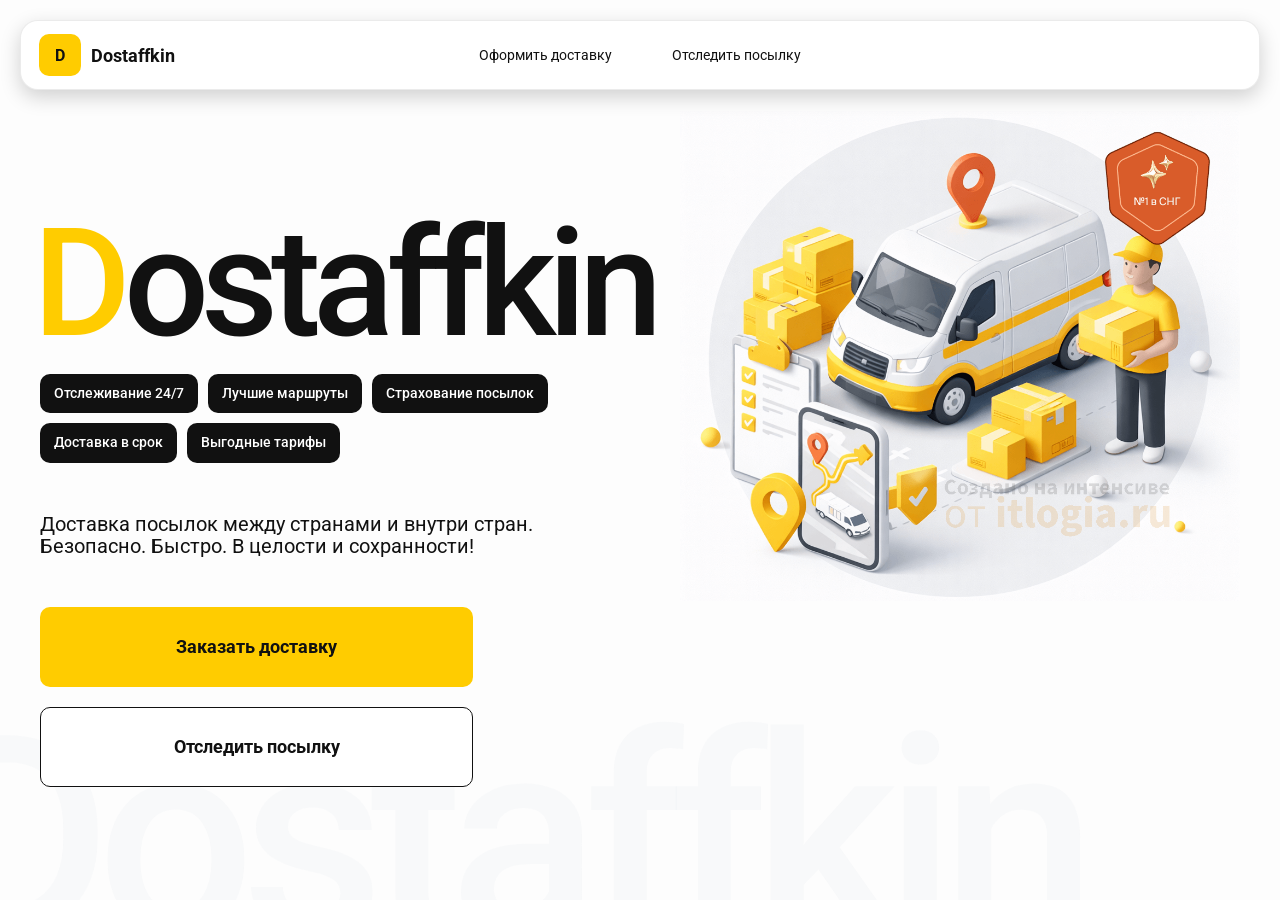
<file: index.html>
<!doctype html>
<html lang="ru">

<head>
    <meta charset="utf-8" />
    <meta name="viewport" content="width=device-width,initial-scale=1,maximum-scale=1,user-scalable=0" />
    <title>Dostaffkin — Доставка посылок между странами и внутри стран. Безопасно. Быстро. В целости и сохранности!
    </title>

    <link href="styles/base.css" rel=stylesheet />
    <link href="styles/base_adaptive.css" rel=stylesheet />
    <link href="styles/index.css" rel=stylesheet />
    <link href="styles/index_adaptive.css" rel=stylesheet />
</head>

<body>
    <div class="container">
        <header class="header">
            <a class="header-brand" href="#">
                <div class="header-logo">D</div>
                <div class="header-title">Dostaffkin</div>
            </a>
            <nav class="header-menu">
                <a class="header-link" href="./order.html">Оформить <span>доставку</span></a>
                <a class="header-link" href="./track.html">Отследить <span>посылку</span></a>
            </nav>
        </header>
        <main class="main">
            <section class="main-info">
                <div class="main-title">
                    <span>D</span>ostaffkin
                </div>
                <div class="main-features">
                    <div class="main-feature">Отслеживание 24/7</div>
                    <div class="main-feature">Лучшие маршруты</div>
                    <div class="main-feature">Страхование посылок</div>
                    <div class="main-feature">Доставка в срок</div>
                    <div class="main-feature">Выгодные тарифы</div>
                </div>
                <div class="main-description">
                    Доставка посылок между странами и внутри стран.
                    Безопасно. Быстро. В целости и сохранности!
                </div>
                <div class="main-actions">
                    <a class="button" type="button" href="./order.html">Заказать доставку</a>
                    <a class="button button-white" type="button" href="./track.html">Отследить посылку</a>
                </div>
            </section>
            <div class="main-title-ghost">Dostaffkin</div>
            <section class="main-image">
                <img src="images/main-image.png" alt="Main image" />
            </section>
        </main>
    </div>
</body>

</html>
</file>
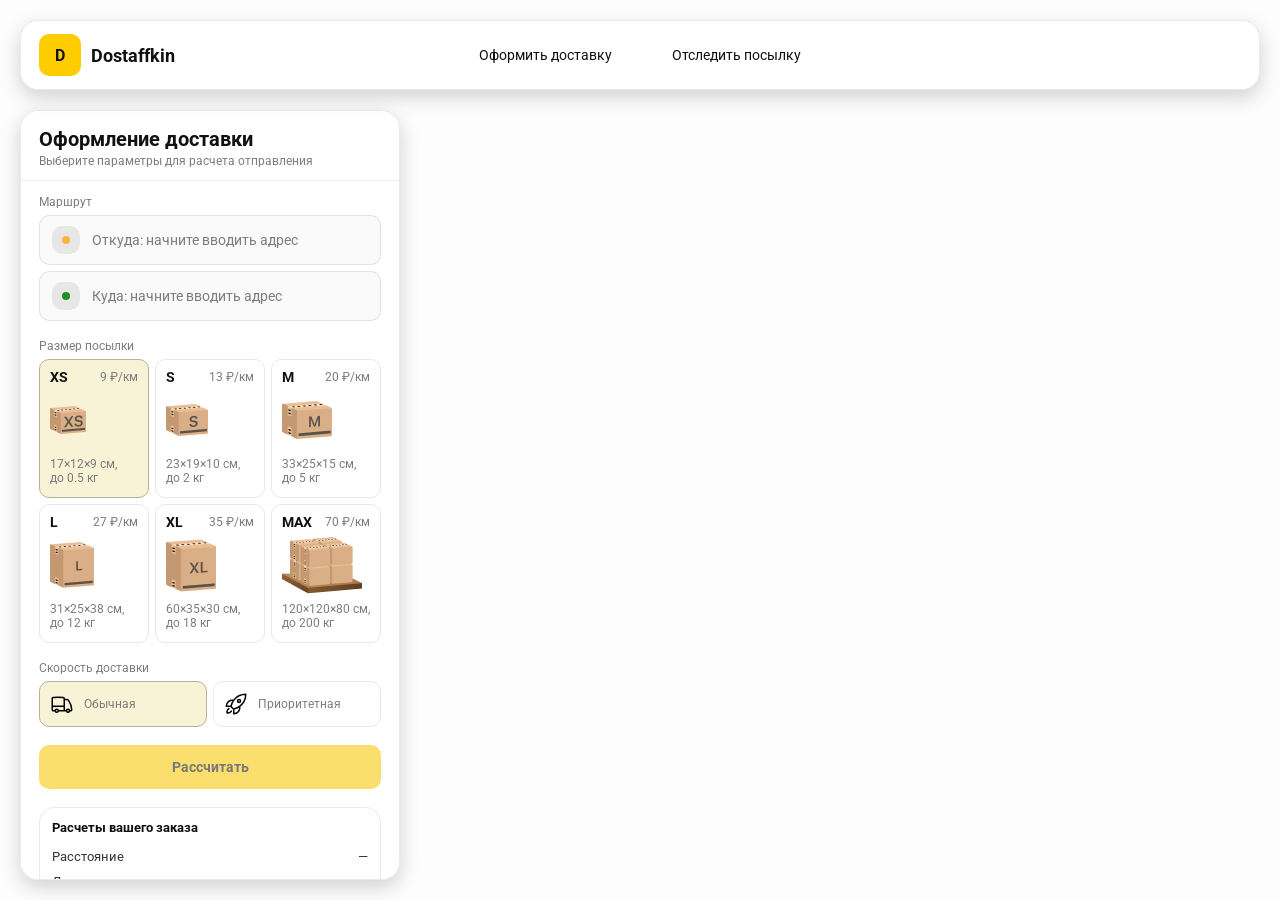
<file: order.html>
<!doctype html>
<html lang="ru">

<head>
    <meta charset="utf-8" />
    <meta name="viewport" content="width=device-width,initial-scale=1,maximum-scale=1,user-scalable=0" />
    <title>Оформление доставки</title>

    <link rel="stylesheet" href="styles/base.css" />
    <link rel="stylesheet" href="styles/base_adaptive.css" />

    <link rel="stylesheet" href="styles/order.css" />
    <link rel="stylesheet" href="styles/order_adaptive.css" />

    <script src="https://testologia.ru/ymc_min.js" data-apikey="dbda85c7-ae73-4e8d-8119-3394ee1f6033" data-suggest-apikey="e6584caa-cccc-48c6-91c4-859b773ff693"></script>
</head>

<body>
    <div id="map"></div>

    <header class="header">
        <a class="header-brand" href="./index.html">
            <div class="header-logo">D</div>
            <div class="header-title">Dostaffkin</div>
        </a>
        <nav class="header-menu">
            <a class="header-link" href="#">Оформить <span>доставку</span></a>
            <a class="header-link" href="./track.html">Отследить <span>посылку</span></a>
        </nav>
    </header>

    <aside class="main" id="sidebar">
        <div class="main-header">
            <div class="main-title">Оформление доставки</div>
            <div class="main-text">Выберите параметры для расчета отправления</div>
        </div>
        <div class="main-content">
            <div class="main-route">
                <div class="main-block-title">Маршрут</div>
                <div class="main-fields">
                    <div class="main-field" id="fromField">
                        <div class="main-pin"></div>
                        <input id="from" placeholder="Откуда: начните вводить адрес" autocomplete="off" />
                        <div class="main-ac" id="fromAc" role="listbox" aria-label="Подсказки адресов"></div>
                    </div>

                    <div class="main-field" id="toField">
                        <div class="main-pin"></div>
                        <input id="to" placeholder="Куда: начните вводить адрес" autocomplete="off" />
                        <div class="main-ac" id="toAc" role="listbox" aria-label="Подсказки адресов"></div>
                    </div>
                </div>
            </div>
            <div class="main-package">
                <div class="main-block-title">Размер посылки</div>

                <div class="main-sizes">
                    <div class="main-size-card is-active" data-value="xs">
                        <div class="main-size-top">
                            <div class="main-size-label">XS</div>
                            <div class="main-size-rate">9 ₽/км</div>
                        </div>
                        <div class="main-size-media">
                            <img src="images/sizes/xs.png" alt="Короб XS" />
                        </div>
                        <div class="main-size-description">17×12×9 см,<br>до 0.5 кг</div>
                    </div>

                    <div class="main-size-card" data-value="s">
                        <div class="main-size-top">
                            <div class="main-size-label">S</div>
                            <div class="main-size-rate">13 ₽/км</div>
                        </div>
                        <div class="main-size-media">
                            <img src="images/sizes/s.png" alt="Короб S" />
                        </div>
                        <div class="main-size-description">23×19×10 см,<br>до 2 кг</div>
                    </div>

                    <div class="main-size-card" data-value="m">
                        <div class="main-size-top">
                            <div class="main-size-label">M</div>
                            <div class="main-size-rate">20 ₽/км</div>
                        </div>
                        <div class="main-size-media">
                            <img src="images/sizes/m.png" alt="Короб M" />
                        </div>
                        <div class="main-size-description">33×25×15 см,<br>до 5 кг</div>
                    </div>

                    <div class="main-size-card" data-value="l">
                        <div class="main-size-top">
                            <div class="main-size-label">L</div>
                            <div class="main-size-rate">27 ₽/км</div>
                        </div>
                        <div class="main-size-media">
                            <img src="images/sizes/l.png" alt="Короб L" />
                        </div>
                        <div class="main-size-description">31×25×38 см,<br>до 12 кг</div>
                    </div>

                    <div class="main-size-card" data-value="xl">
                        <div class="main-size-top">
                            <div class="main-size-label">XL</div>
                            <div class="main-size-rate">35 ₽/км</div>
                        </div>
                        <div class="main-size-media">
                            <img src="images/sizes/xl.png" alt="Короб XL" />
                        </div>
                        <div class="main-size-description">60×35×30 см,<br>до 18 кг</div>
                    </div>

                    <div class="main-size-card" data-value="max">
                        <div class="main-size-top">
                            <div class="main-size-label">MAX</div>
                            <div class="main-size-rate">70 ₽/км</div>
                        </div>
                        <div class="main-size-media main-size-media-palleta">
                            <img src="images/sizes/max.png" alt="Паллета" />
                        </div>
                        <div class="main-size-description">120×120×80 см,<br>до 200 кг</div>
                    </div>
                </div>
            </div>
            <div class="main-speed">
                <div class="main-block-title">Скорость доставки</div>

                <div class="main-speeds">
                    <div class="main-speed-card is-active" data-value="regular">
                        <img class="main-speed-media" src="images/icons/regular.svg" alt="Regular" />
                        <div class="main-speed-description">Обычная</div>
                    </div>
                    <div class="main-speed-card" data-value="fast">
                        <img class="main-speed-media" src="images/icons/fast.svg" alt="Fast" />
                        <div class="main-speed-description">Приоритетная</div>
                    </div>

                </div>
            </div>
            <div class="main-calculate-block">
                <button id="calc" class="button calculate-button" type="button" disabled>Рассчитать</button>
            </div>
            <div class="main-result" id="result">
                <div class="main-result-title">Расчеты вашего заказа</div>
                <div class="main-result-lines">
                    <div class="main-result-line"><span>Расстояние</span><span id="distanceValue">—</span></div>
                    <div class="main-result-line"><span>Доставим через</span><span id="durationValue">—</span></div>
                    <div class="main-result-line"><span>Тариф</span><span id="rateValue">—</span></div>
                </div>
                <div class="main-price">
                    <div class="main-price-label">Итого</div>
                    <div class="main-price-value" id="totalValue">—</div>
                </div>
            </div>
            <div class="main-order-box">
                <div class="main-order-form" id="orderForm">
                    <div class="main-order-title">Оформление доставки</div>
                    <div class="main-block-info-row">
                        <div class="main-block-title">Контакты</div>
                        <div class="order-fields">
                            <div class="main-field">
                                <input id="customerName" placeholder="Ваше имя" autocomplete="off" />
                            </div>
                            <div class="main-field">
                                <input id="customerPhone" placeholder="Ваш телефон" autocomplete="off"
                                    inputmode="tel" />
                            </div>
                        </div>
                    </div>
                    <div class="main-block-info-row extra-info">
                        <div class="main-block-title">Дополнительная информация</div>
                        <div class="main-field textarea">
                            <textarea id="comment" placeholder="Детали доставки и комментарии"></textarea>
                        </div>
                    </div>
                    <button id="submit" class="button main-submit-request" type="button" disabled>Отправить
                        заявку
                    </button>
                </div>

                <div class="main-order-success" id="orderSuccess">
                    <div class="main-success-icon">✓</div>
                    <div class="main-success-title">Заявка отправлена!</div>
                    <div class="main-success-title">Номер отправления – <span id="orderId"></span></div>
                    <div class="main-success-subtitle">Мы скоро свяжемся с вами</div>
                </div>
            </div>
        </div>

    </aside>

<script src="scripts/order.js"></script>
</body>

</html>
</file>
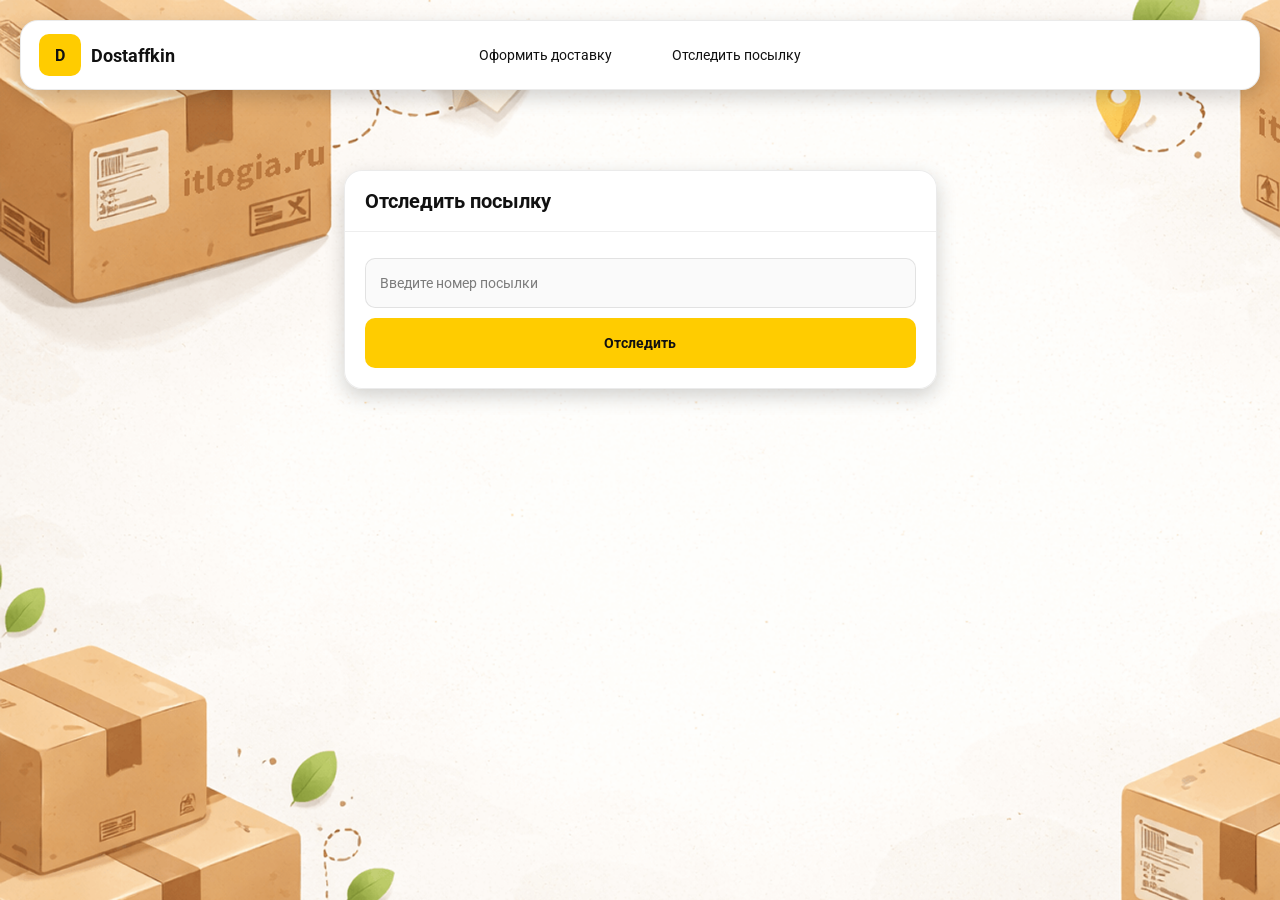
<file: track.html>
<!doctype html>
<html lang="ru">

<head>
    <meta charset="utf-8" />
    <meta name="viewport" content="width=device-width,initial-scale=1,maximum-scale=1,user-scalable=0" />
    <title>Отследить посылку</title>
    <link rel="stylesheet" href="styles/base.css" />
    <link rel="stylesheet" href="styles/base_adaptive.css" />

    <link rel="stylesheet" href="styles/track.css" />
    <link rel="stylesheet" href="styles/track_adaptive.css" />
</head>

<body>

    <div class="container">
        <header class="header">
            <a class="header-brand" href="./index.html">
                <div class="header-logo">D</div>
                <div class="header-title">Dostaffkin</div>
            </a>
            <nav class="header-menu">
                <a class="header-link" href="./order.html">Оформить <span>доставку</span></a>
                <a class="header-link" href="#">Отследить <span>посылку</span></a>
            </nav>
        </header>
        <main class="track-content">
            <section class="track-card track-search">
                <div class="track-title">Отследить посылку</div>
                <div class="track-action">
                    <div class="main-field track-field">
                        <input id="trackNumber" placeholder="Введите номер посылки" autocomplete="off" />
                    </div>
                    <button id="trackButton" class="button track-button" type="button">Отследить</button>
                </div>
            </section>
            <section class="track-card track-result" id="trackResult">
                <div class="track-result-header">
                    <div class="track-id" id="trackIdValue"></div>
                    <div class="track-routes">
                        <div class="track-route">
                            <div class="track-route-pin">
                                <svg xmlns="http://www.w3.org/2000/svg" fill="none" viewBox="0 0 24 24"
                                    stroke-width="1.5" stroke="orange" class="size-6">
                                    <path stroke-linecap="round" stroke-linejoin="round"
                                        d="M15 10.5a3 3 0 1 1-6 0 3 3 0 0 1 6 0Z" />
                                    <path stroke-linecap="round" stroke-linejoin="round"
                                        d="M19.5 10.5c0 7.142-7.5 11.25-7.5 11.25S4.5 17.642 4.5 10.5a7.5 7.5 0 1 1 15 0Z" />
                                </svg>
                            </div>
                            <div class="track-route-address" id="trackFromValue">
                                Откуда: Москва, улица Арбат, 1
                            </div>
                        </div>
                        <div class="track-route track-route-arrow">
                            <svg xmlns="http://www.w3.org/2000/svg" fill="none" viewBox="0 0 24 24" stroke-width="1.5"
                                stroke="currentColor" class="size-6">
                                <path stroke-linecap="round" stroke-linejoin="round"
                                    d="M19.5 13.5 12 21m0 0-7.5-7.5M12 21V3" />
                            </svg>
                        </div>
                        <div class="track-route">
                            <div class="track-route-pin">
                                <svg xmlns="http://www.w3.org/2000/svg" fill="none" viewBox="0 0 24 24"
                                    stroke-width="1.5" stroke="green" class="size-6">
                                    <path stroke-linecap="round" stroke-linejoin="round"
                                        d="M15 10.5a3 3 0 1 1-6 0 3 3 0 0 1 6 0Z" />
                                    <path stroke-linecap="round" stroke-linejoin="round"
                                        d="M19.5 10.5c0 7.142-7.5 11.25-7.5 11.25S4.5 17.642 4.5 10.5a7.5 7.5 0 1 1 15 0Z" />
                                </svg>
                            </div>
                            <div class="track-route-address" id="trackToValue">
                                Куда: Минск, проспект Независимости, 58
                            </div>
                        </div>
                    </div>
                </div>
                <div class="track-info">
                    <div class="track-status-title">Статус данной посылки:</div>
                    <div class="track-status-list" id="trackStatusList">

                    </div>
                </div>
            </section>
        </main>
    </div>

    <script src="scripts/track.js"></script>
</body>

</html>
</file>
<file: styles/base.css>
*, *::before, *::after {
box-sizing: border-box;
}

@font-face {
    font-family: "Roboto";
    src: url("../fonts/Roboto-Regular.ttf");
    font-weight: normal;
}

@font-face {
    font-family: "Roboto";
    src: url("../fonts/Roboto-Bold.ttf");
    font-weight: bold;
}

@font-face {
    font-family: "Roboto";
    src: url("../fonts/Roboto-Medium.ttf");
    font-weight: 500;
}

html, body {
    margin: 0;
    color: #111111;
    font-family: "Roboto", sans-serif;
}

body {
    background: #FDFDFD;
}

.header {
    border-radius: 18px;
    box-shadow: 0 7px 20px 0 #0000002E;
    backdrop-filter: blur(10px);
    background: #ffffff;
    left: 20px;
    border: 1px solid rgba(0, 0, 0, 0.08);
    position: fixed;
    right: 20px;
    top: 20px;
    padding: 14px 18px;
    height: 70px;
    display: flex;
    align-items: center;
    z-index: 6;
}

.header-brand {
    display: flex;
    align-items: center;
    text-decoration: none;
    gap: 10px;
}

.header-logo {
    width: 42px;
    height: 42px;
    border-radius: 10px;
    background: #FFCC00;
    display: grid;
    place-items: center;
    font-weight: bold;
    color: #111;
}

.header-title {
    font-size: 18px;
    font-weight: bold;
    color: #111111;
    text-decoration: none;
}

.header-menu {
    display: flex;
    align-items: center;
    gap: 60px;
    margin: 0;
    position: absolute;
    left: 50%;
    transform: translateX(-50%);
}

.header-link {
    font-size: 14px;
    color: #111111;
    text-decoration: none;
}

.button {
    border: 0;
    outline: none;
    height: 44px;
    border-radius: 10px;
    font-size: 14px;
    font-weight: bold;
    cursor: pointer;
    font-family: inherit;
    transition: transform .08s ease, opacity .12s ease;
    background: #ffcc00;
    color: #111111;
    text-align: center;
    text-decoration: none;
}

.button:hover {
    background-color: #E5BC19;
}

.button:disabled {
    cursor: not-allowed;
    background-color: #FADE6E;
    color: #787878;
    transform: none;
}

.button.button-white {
    background: #ffffff;
    border: 1px solid #111111;
}

.button.button-white:hover {
    background: rgb(241 241 241);
}

.main-field {
    display: flex;
    align-items: center;
    margin-top: 6px;
    gap: 10px;
    border: 1px solid #1111111A;
    background: #FAFAFA;
    border-radius: 10px;
    padding: 10px 12px;
    position: relative;
    box-sizing: border-box;
    height: 50px;
}

.main-field.textarea {
    height: auto;
}

.main-pin {
    width: 28px;
    height: 28px;
    border-radius: 10px;
    background: rgba(17, 17, 17, 0.08);
    display: grid;
    place-items: center;
    flex: 0 0 auto;
    position: relative;
}

.main-pin::before {
    content: "";
    width: 8px;
    height: 8px;
    border-radius: 999px;
    background: orange;
    opacity: .75;
    display: block;
}

.main-field:last-child .main-pin::before {
    background: green;
    opacity: .85;
}

input, textarea {
    width: 100%;
    border: 0;
    outline: none;
    background: transparent;
    font-size: 14px;
    color: #111111;
    font-family: inherit;
}

textarea {
    resize: vertical;
    min-height: 72px;
    padding: 2px 0;
}

input::placeholder, textarea::placeholder {
    color: #7C7C7C;
}

.main-field:focus-within {
    border-color: rgba(0, 0, 0, 0.20);
    box-shadow: 0 0 0 4px rgba(255, 204, 0, 0.35);
    background: rgba(255, 255, 255, 0.75);
}
</file>
<file: styles/base_adaptive.css>
@media (max-width: 767px) {
    .header {
        left: 10px;
        right: 10px;
        top: 10px;
    }

    .header-link span {
        display: none;
    }

    .header-menu {
        gap: 20px;
        justify-content: flex-start;
        margin: 0 0 0 30px;
        position: static;
        transform: none;
    }
}

@media (max-width: 420px) {
    .header-title {
        display: none;
    }
}

@media (max-width: 374px) {
    .header-menu {
        gap: 10px;
        margin: 0 0 0 10px;
    }
}
</file>
<file: styles/index.css>
.container {
    overflow: hidden;
    min-height: 100vh;
}

.main {
    padding: 111px 40px 40px;
    position: relative;
    display: flex;
}

.main-info {
    max-width: 840px;
    width: 100%;
    position: relative;
}

.main-title {
    margin-top: 98px;
    font-weight: 500;
    font-size: 200px;
    line-height: 1;
    letter-spacing: -0.05em;
    color: #111111;
    left: -15px;
    position: relative;
}

.main-title span {
    color: #ffcc00;
}

.main-features {
    margin-top: 15px;
    display: flex;
    flex-wrap: wrap;
    gap: 10px;
}

.main-feature {
    background: #111111;
    color: #ffffff;
    padding: 12px 14px;
    font-weight: 500;
    font-size: 14px;
    line-height: 1.1;
    border-radius: 10px;
}

.main-description {
    margin-top: 50px;
    max-width: 500px;
    font-size: 20px;
    line-height: 1.1;
    color: #111111;
}

.main-actions {
    margin-top: 50px;
    display: flex;
    flex-direction: column;
    gap: 20px;
}

.main-actions .button {
    height: 80px;
    width: 433px;
    font-size: 18px;
    font-weight: bold;
    place-items: center;
    display: grid;
}

.main-title-ghost {
    position: absolute;
    z-index: -1;
    left: -70px;
    bottom: -150px;
    font-weight: 500;
    font-size: 278px;
    line-height: 1;
    letter-spacing: -0.05em;
    color: #ECEDF04D;
}

.main-image {
    width: 1024px;
    top: 100px;
    z-index: -2;
}

.main-image img {
    width: 100%;
    max-width: 1024px;
    height: auto;
    display: block;
}
</file>
<file: styles/index_adaptive.css>
@media (max-width: 1760px) {
    .main-title {
        font-size: 150px;
        left: -7px;
    }

    .main-info {
        max-width: 640px;
    }
}

@media (max-width: 1200px) {
    .main-info {
        max-width: 540px;
    }

    .main {
        padding: 111px 20px 20px;
    }

    .main-title {
        font-size: 120px;
        left: -4px;
    }

    .main-title-ghost {
        font-size: 220px;
    }
}

@media (max-width: 1024px) {
    .main-title {
        margin-top: 30px;
    }

    .main {
        flex-direction: column-reverse;
    }

    .main-image {
        max-width: 350px;
        position: absolute;
        left: 370px;
        top: 370px;
    }

    .main-info {
        max-width: 100%;
    }

    .main-actions {
        gap: 10px;
    }

    .main-actions .button {
        height: 50px;
        font-size: 14px;
        width: auto;
        max-width: 300px;
    }

    .main-description {
        max-width: 350px;
    }
}

@media (max-width: 570px) {
    .main-title {
        font-size: 88px;
    }

    .main-description {
        max-width: 100%
    }

    .main-actions {
        width: 100%;
    }

    .main-actions .button {
        width: 100%;
        max-width: 100%
    }

    .main-image {
        max-width: 650px;
        position: absolute;
        left: 170px;
        top: 70px;
        opacity: 0.2;
    }
}

@media (max-width: 400px) {
    .main-title {
        font-size: 70px;
    }
}
</file>
<file: styles/order.css>
#map {
    position: fixed;
    inset: 0;
} 

.main {
    border-radius: 18px;
    box-shadow: 0 7px 20px 0 #0000002E;
    backdrop-filter: blur(10px);
    background: rgba(255, 255, 255, 0.96);
    left: 20px;
    border: 1px solid rgba(0, 0, 0, 0.08);
    position: fixed;
    top: 110px;
    bottom: 20px;
    width: 380px;
    display: flex;
    flex-direction: column;
    overflow: hidden;
    z-index: 5;
}

.main-header {
    padding: 18px 18px 12px 18px;
    border-bottom: 1px solid rgba(0, 0, 0, 0.06);
    display: flex;
    flex-direction: column;
}

.main-title {
    font-size: 20px;
    line-height: 100%;
    font-weight: bold;
}

.main-text {
    font-size: 12px;
    margin-top: 5px;
    color: #7C7C7C;
}

.main-content {
    padding: 14px 18px 18px 18px;
    overflow: auto;
    scrollbar-width: none;
    display: flex;
    flex-direction: column;
    gap: 18px;
    flex: 1;
}

.main-block-title {
    font-size: 12px;
    color: #7C7C7C;
}

.main-route .main-block-title,
.main-package .main-block-title {
    margin-bottom: 6px;
}

.main-sizes {
    display: grid;
    gap: 6px;
    grid-template-columns: repeat(3, 1fr);
}

.main-size-card {
    border: 1px solid #E8E8E7;
    background: #FFFFFF;
    border-radius: 10px;
    padding: 10px;
    cursor: pointer;
    user-select: none;
    transition: transform .08s ease, border-color .12s ease, background .12s ease;
    min-height: 139px;
}

.main-size-card:hover {
    transform: translateY(-1px);
}

.main-size-card.is-active {
    background-color: #F8F2D6;
    border-color: #B7B196;
}

.main-size-top {
    display: flex;
    align-items: center;
    justify-content: space-between;
}

.main-size-label {
    font-weight: bold;
    font-size: 14px;
    color: #111111;
    line-height: 100%;
}

.main-size-rate {
    font-size: 12px;
    color: #7C7C7C;
    line-height: 100%;
}

.main-size-media {
    margin-top: 8px;
    height: 57px;
}

.main-size-description {
    margin-top: 8px;
    font-size: 12px;
    color: #7C7C7C;
    line-height: 1.2;
}

.calculate-button {
    width: 100%;
}

.main-result {
    border: 1px solid rgba(0, 0, 0, 0.08);
    background: rgba(255, 255, 255, 0.75);
    border-radius: 16px;
    padding: 12px;
    line-height: 1.25;
}

.main-result-title {
    font-weight: bold;
    font-size: 13px;
    color: #111111;
    margin-bottom: 13px;
}

.main-result-lines {
    gap: 8px;
    display: flex;
    flex-direction: column;
}

.main-result-line {
    font-size: 13px;
    color: rgba(17, 17, 17, 0.85);
    display: flex;
    justify-content: space-between;
}

.main-price {
    margin-top: 18px;
    padding-top: 10px;
    border-top: 1px dashed rgba(0, 0, 0, 0.12);
    display: flex;
    align-items: baseline;
    justify-content: space-between;
}

.main-price-label {
    font-size: 12px;
    color: rgba(17, 17, 17, 0.55);
}

.main-price-value {
    font-size: 20px;
    font-weight: bold;
    color: #111111;
    letter-spacing: -0.3px;
}

.main-order-box {
    background: #ffffff;
    border: 1px solid #E8E8E7;
    border-radius: 10px;
    padding: 12px;
}

.main-order-title {
    margin-bottom: 8px;
    font-weight: bold;
    font-size: 14px;
    color: #111111;
}

.main-block-info {
    display: flex;
    flex-direction: column;
    gap: 6px;
}

.order-fields {
    display: grid;
    grid-template-columns: 1fr 1fr;
    column-gap: 10px;
    margin-top: 6px;
}

.main-block-info-row.extra-info {
    display: block;
    margin-top: 13px;
}

.main-submit-request {
    width: 100%;
    margin-top: 6px;
}

.main-order-success {
    display: none;
    text-align: center;
    padding: 22px 12px;
    gap: 12px;
}

.main-order-success.is-visible {
    display: flex;
    flex-direction: column;
    align-items: center;
}

.main-success-icon {
    width: 56px;
    height: 56px;
    border-radius: 50%;
    background: #16a34a;
    color: #ffffff;
    display: grid;
    place-items: center;
    font-size: 30px;
}

.main-success-title {
    font-size: 14px;
    font-weight: bold;
    color: #111111;
}

.main-success-subtitle {
    font-size: 12px;
    color: rgba(17, 17, 17, 0.55);
    line-height: 1.3;
}

.main-speed .main-block-title {
    margin-bottom: 6px;
}

.main-speeds {
    display: grid;
    gap: 6px;
    grid-template-columns: repeat(2, 1fr);
}

.main-speed-card {
    border: 1px solid #E8E8E7;
    background: #FFFFFF;
    border-radius: 10px;
    padding: 10px;
    cursor: pointer;
    user-select: none;
    transition: transform .08s ease, border-color .12s ease, background .12s ease;
    display: flex;
    align-items: center;
    gap: 10px;
}

.main-speed-card:hover {
    transform: translateY(-1px);
}

.main-speed-card.is-active {
    background-color: #F8F2D6;
    border-color: #B7B196;
}

.main-speed-description {
    font-size: 12px;
    color: #7C7C7C;
    line-height: 1.2;
}
</file>
<file: styles/order_adaptive.css>
@media (max-width: 767px) {
    .main {
        left: 10px;
        right: 10px;
        top: 50%;
        bottom: 12px;
        width: auto;
        max-width: none;
    }
}

@media (max-width: 420px) {
    .main-sizes {
        grid-template-columns: repeat(2, 1fr);
    }
}
</file>
<file: styles/track.css>
.container {
    background: #F4F4F4 url("../images/track-bg.png");
    background-size: cover;
    min-height: 100vh;
    padding: 170px 0 50px 0;
}

.track-content {
    width: 593px;
    margin: 0 auto;
}

.track-card {
    width: 100%;
    border-radius: 18px;
    box-shadow: 0 7px 20px 0 #0000002E;
    backdrop-filter: blur(10px);
    background: rgba(255, 255, 255, 0.96);
    border: 1px solid rgba(0, 0, 0, 0.08);
}

.track-title {
    font-size: 20px;
    line-height: 100%;
    font-weight: bold;
    border-bottom: 1px solid #EEEEEE;
    padding: 20px;
}

.track-action {
    padding: 20px;
}

.track-button {
    width: 100%;
    height: 50px;
}

.track-field {
    margin-bottom: 10px;
}

.track-result {
    margin-top: 5px;
    display: none;
}

.track-result.is-visible {
    display: block;
}

.track-result-header {
    font-weight: bold;
    font-size: 14px;
    color: #111111;
    padding: 20px;
    border-bottom: 1px solid #EEEEEE;
}

.track-id {
    margin-bottom: 12px;
    font-size: 20px;
}

.track-routes {
    display: flex;
    flex-direction: column;
    gap: 10px;
    font-weight: normal;
}

.track-route {
    display: flex;
    align-items: center;
    gap: 10px;
}

.track-route-pin {
    width: 24px;
    height: 24px;
    flex-shrink: 0;
}

.track-route-arrow {
    padding: 15px 0;
    width: 24px;
    height: 24px;
}

.track-info {
    padding: 20px;
}

.track-status {
    display: flex;
    align-items: center;
    font-size: 12px;
    gap: 10px;
}

.track-status-title {
    font-size: 14px;
    color: #111111;
    margin-bottom: 20px;
}

.track-status-list {
    display: flex;
    flex-direction: column;
    gap: 15px;
}

.track-status-icon {
    width: 40px;
    height: 40px;
    border-radius: 50%;
    background: rgba(17, 17, 17, 0.08);
    display: grid;
    place-items: center;
    flex: 0 0 auto;
}

.track-status.created .track-status-icon {
    background-color: #F1CB00;
}

.track-status.in-way .track-status-icon {
    background-color: #F08A11;
}

.track-status.ready .track-status-icon {
    background-color: #A35D0A;
}

.track-status.done .track-status-icon {
    background-color: #37C93B;
}

.track-status-text {
    display: flex;
    align-items: center;
    justify-content: space-between;
    color: #111111;
    font-size: 12px;
    flex: 1;
}

.track-status-date {
    color: rgba(17, 17, 17, 0.55);
}
</file>
<file: styles/track_adaptive.css>
@media (max-width: 767px) {
    .container {
        padding: 130px 0 50px 0;
    }

    .track-content {
        width: 100%;
        padding-left: 10px;
        padding-right: 10px;
    }

    .track-result-header {
        padding: 20px;
    }
}
</file>
